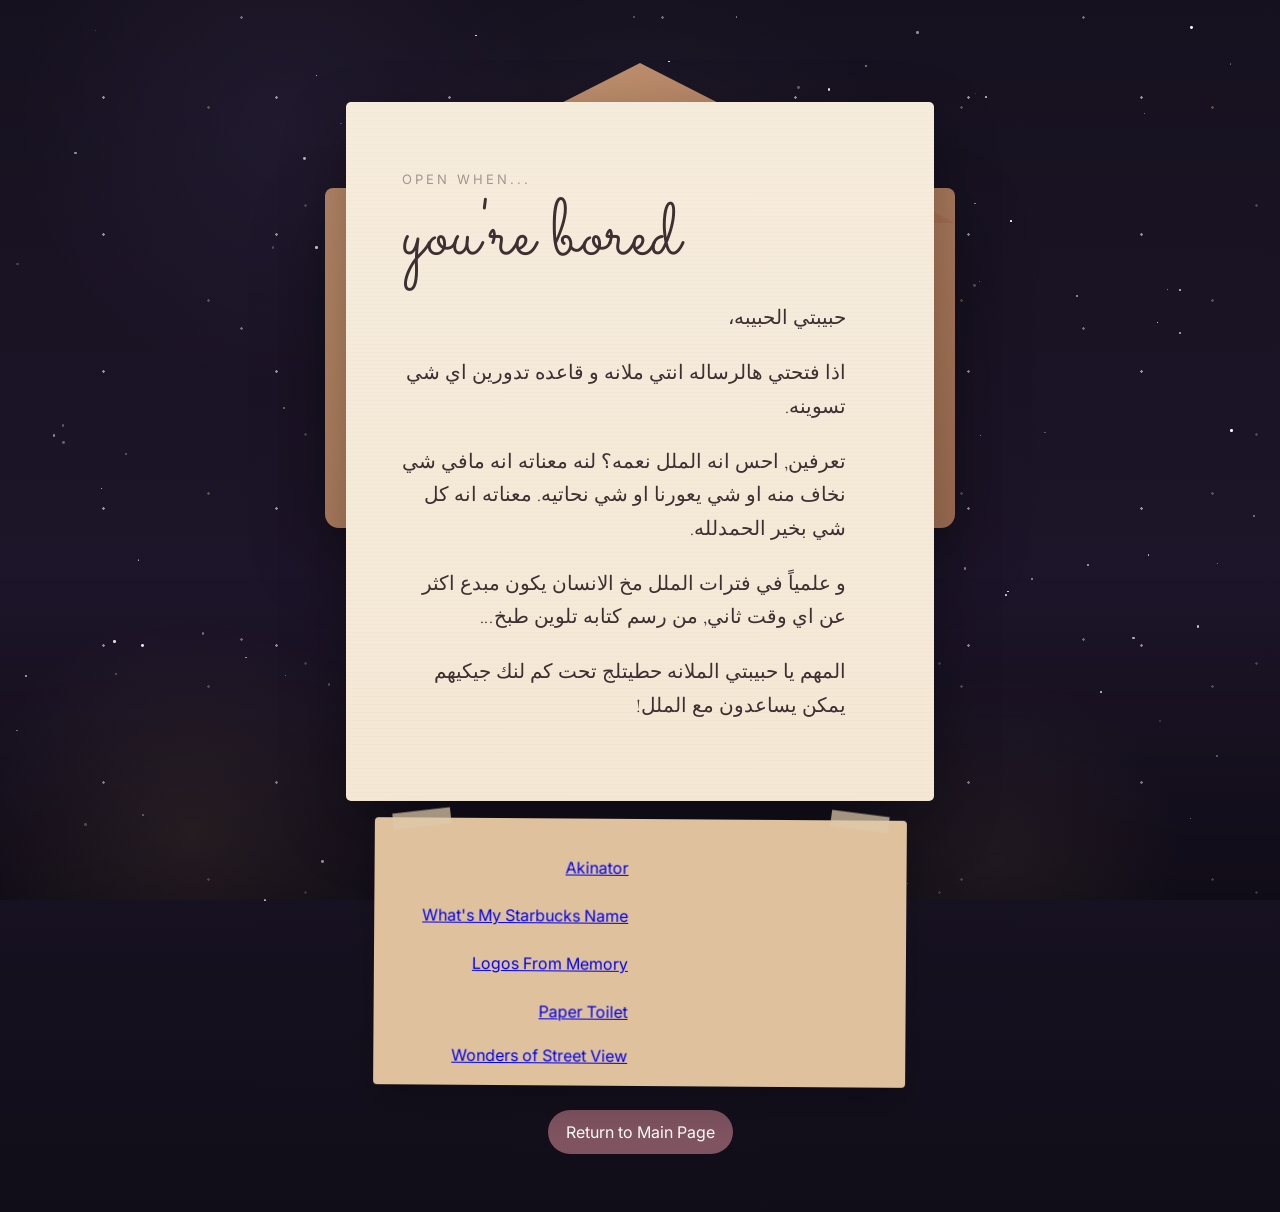
<file: bored.html>
<!DOCTYPE html>

<html lang="en">
<head>
<meta charset="utf-8"/>
<meta content="width=device-width, initial-scale=1.0" name="viewport"/>
<title>Open When You're Bored</title>
<link href="https://fonts.googleapis.com" rel="preconnect"/>
<link crossorigin="" href="https://fonts.gstatic.com" rel="preconnect"/>
<link href="https://fonts.googleapis.com/css2?family=Cormorant+Garamond:wght@400;600&amp;family=Inter:wght@300;400;500&amp;display=swap" rel="stylesheet"/>
<link href="style.css" rel="stylesheet"/>
</head>
<body class="letter-page">
<div id="stars"></div>
<main class="letter-shell"><section class="letter-stage"><div class="envelope-back"></div><article class="paper-letter">
<p class="openwhen" style="font-size:13px;letter-spacing:3px;opacity:.45;text-transform:uppercase;">OPEN WHEN...</p>
<h1 class="letter-title" style="text-transform:none;">you're bored</h1>
<div class="letter-body" dir="rtl" style="text-align:right;padding-right:2rem;">
<p>حبيبتي الحبيبه،</p>
<p>اذا فتحتي هالرساله انتي ملانه و قاعده تدورين اي شي تسوينه.</p>
<p>تعرفين, احس انه الملل نعمه؟ لنه معناته انه مافي شي نخاف منه او شي يعورنا او شي نحاتيه. معناته انه كل شي بخير الحمدلله.</p>
<p>و علمياً في فترات الملل مخ الانسان يكون مبدع اكثر عن اي وقت ثاني, من رسم كتابه تلوين طبخ...</p>
<p>المهم يا حبيبتي الملانه حطيتلج تحت كم لنك جيكيهم يمكن يساعدون مع الملل!</p>
</div>
</article><aside class="mission-strip">
<div class="tape tape-left"></div>
<div class="tape tape-right"></div>
<div class="activity-text" dir="rtl" style="text-align:right;line-height:2;">
<p><a href="https://en.akinator.com/#" target="_blank">Akinator</a></p>
<p><a href="https://whatsmystarbucksname.com" target="_blank">What's My Starbucks Name</a></p>
<p><a href="https://neal.fun/logos-from-memory/" target="_blank">Logos From Memory</a></p>
<p><a href="https://www.papertoilet.com" target="_blank">Paper Toilet</a></p>
<p><a href="https://neal.fun/wonders-of-street-view/" target="_blank">Wonders of Street View</a></p>
</div>
</aside><div class="letter-actions"><a class="primary-button" href="index.html">Return to Main Page</a></div></section></main>
<script src="script.js"></script>
</body>
</html>
</file>
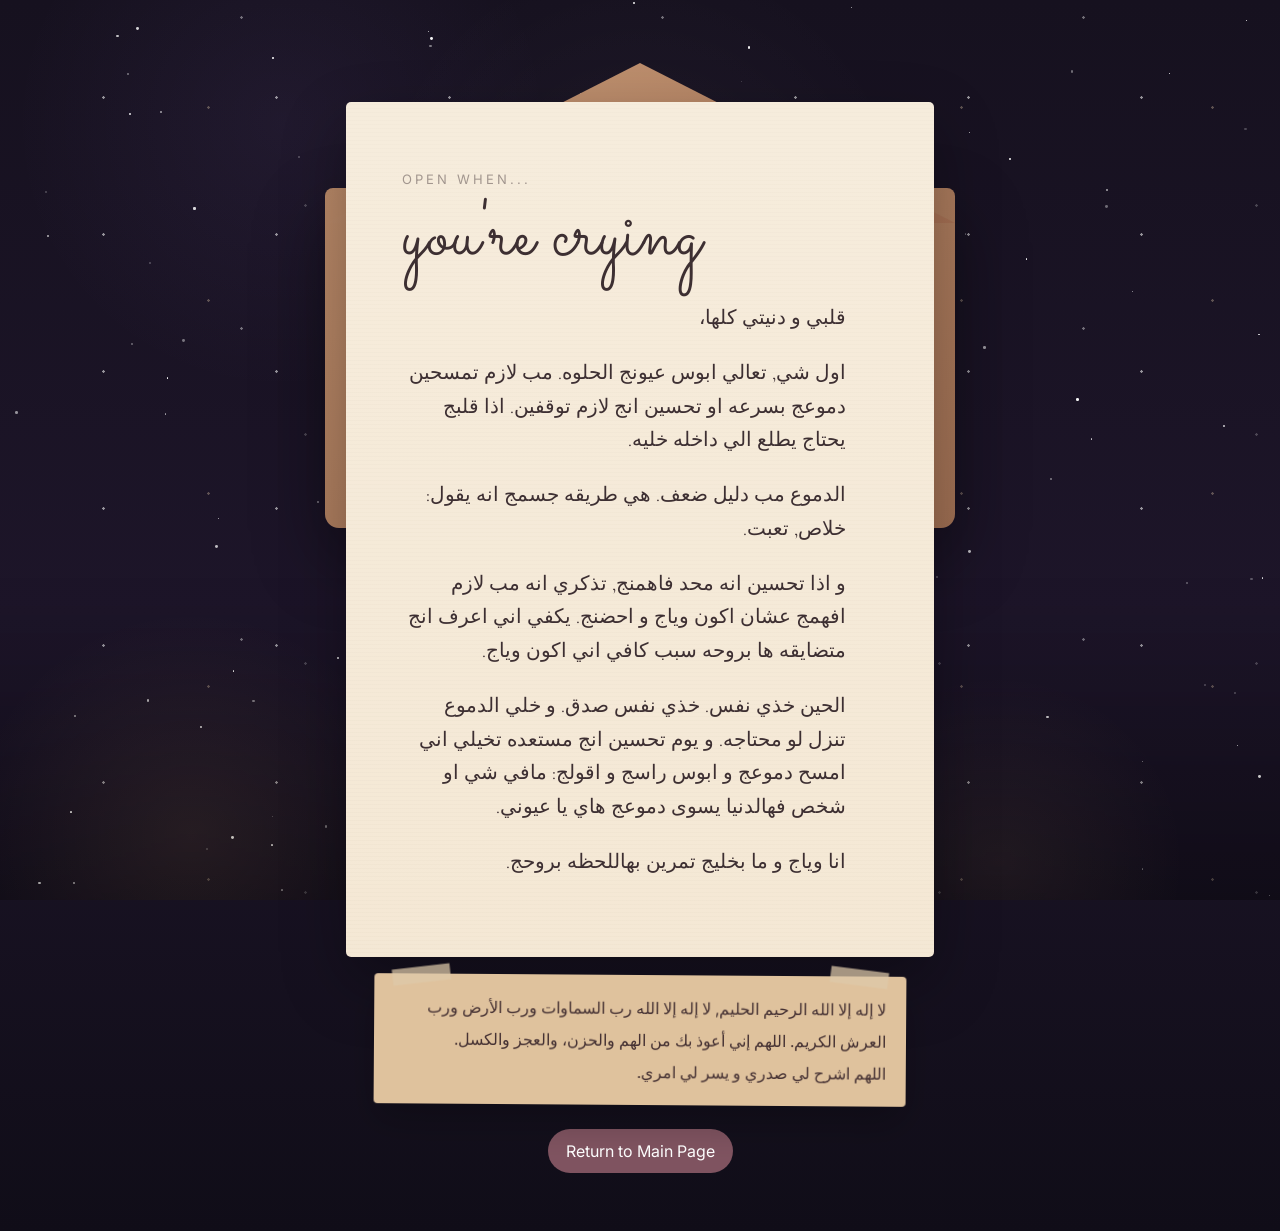
<file: crying.html>
<!DOCTYPE html>

<html lang="en">
<head>
<meta charset="utf-8"/>
<meta content="width=device-width, initial-scale=1.0" name="viewport"/>
<title>Open When You're Crying</title>
<link href="https://fonts.googleapis.com" rel="preconnect"/>
<link crossorigin="" href="https://fonts.gstatic.com" rel="preconnect"/>
<link href="https://fonts.googleapis.com/css2?family=Cormorant+Garamond:wght@400;600&amp;family=Inter:wght@300;400;500&amp;display=swap" rel="stylesheet"/>
<link href="style.css" rel="stylesheet"/>
</head>
<body class="letter-page">
<div id="stars"></div>
<main class="letter-shell"><section class="letter-stage"><div class="envelope-back"></div><article class="paper-letter">
<p class="openwhen" style="font-size:13px;letter-spacing:3px;opacity:.45;text-transform:uppercase;">OPEN WHEN...</p>
<h1 class="letter-title" style="text-transform:none;">you're crying</h1>
<div class="letter-body" dir="rtl" style="text-align:right;padding-right:2rem;">
<p>قلبي و دنيتي كلها،</p>
<p>اول شي, تعالي ابوس عيونج الحلوه. مب لازم تمسحين دموعج بسرعه او تحسين انج لازم توقفين. اذا قلبج يحتاج يطلع الي داخله خليه.</p>
<p>الدموع مب دليل ضعف. هي طريقه جسمج انه يقول: خلاص, تعبت.</p>
<p>و اذا تحسين انه محد فاهمنج, تذكري انه مب لازم افهمج عشان اكون وياج و احضنج. يكفي اني اعرف انج متضايقه ها بروحه سبب كافي اني اكون وياج.</p>
<p>الحين خذي نفس. خذي نفس صدق. و خلي الدموع تنزل لو محتاجه. و يوم تحسين انج مستعده تخيلي اني امسح دموعج و ابوس راسج و اقولج: مافي شي او شخص فهالدنيا يسوى دموعج هاي يا عيوني.</p>
<p>انا وياج و ما بخليج تمرين بهاللحظه بروحج.</p>
</div>
</article><aside class="mission-strip">
<div class="tape tape-left"></div>
<div class="tape tape-right"></div>
<div class="activity-text" dir="rtl" style="text-align:right;line-height:2;text-align:right; line-height:2;">
لا إله إلا الله الرحيم الحليم, لا إله إلا الله رب السماوات ورب الأرض ورب العرش الكريم. اللهم إني أعوذ بك من الهم والحزن، والعجز والكسل. اللهم اشرح لي صدري و يسر لي امري.
</div>
</aside><div class="letter-actions"><a class="primary-button" href="index.html">Return to Main Page</a></div></section></main>
<script src="script.js"></script>
</body>
</html>
</file>
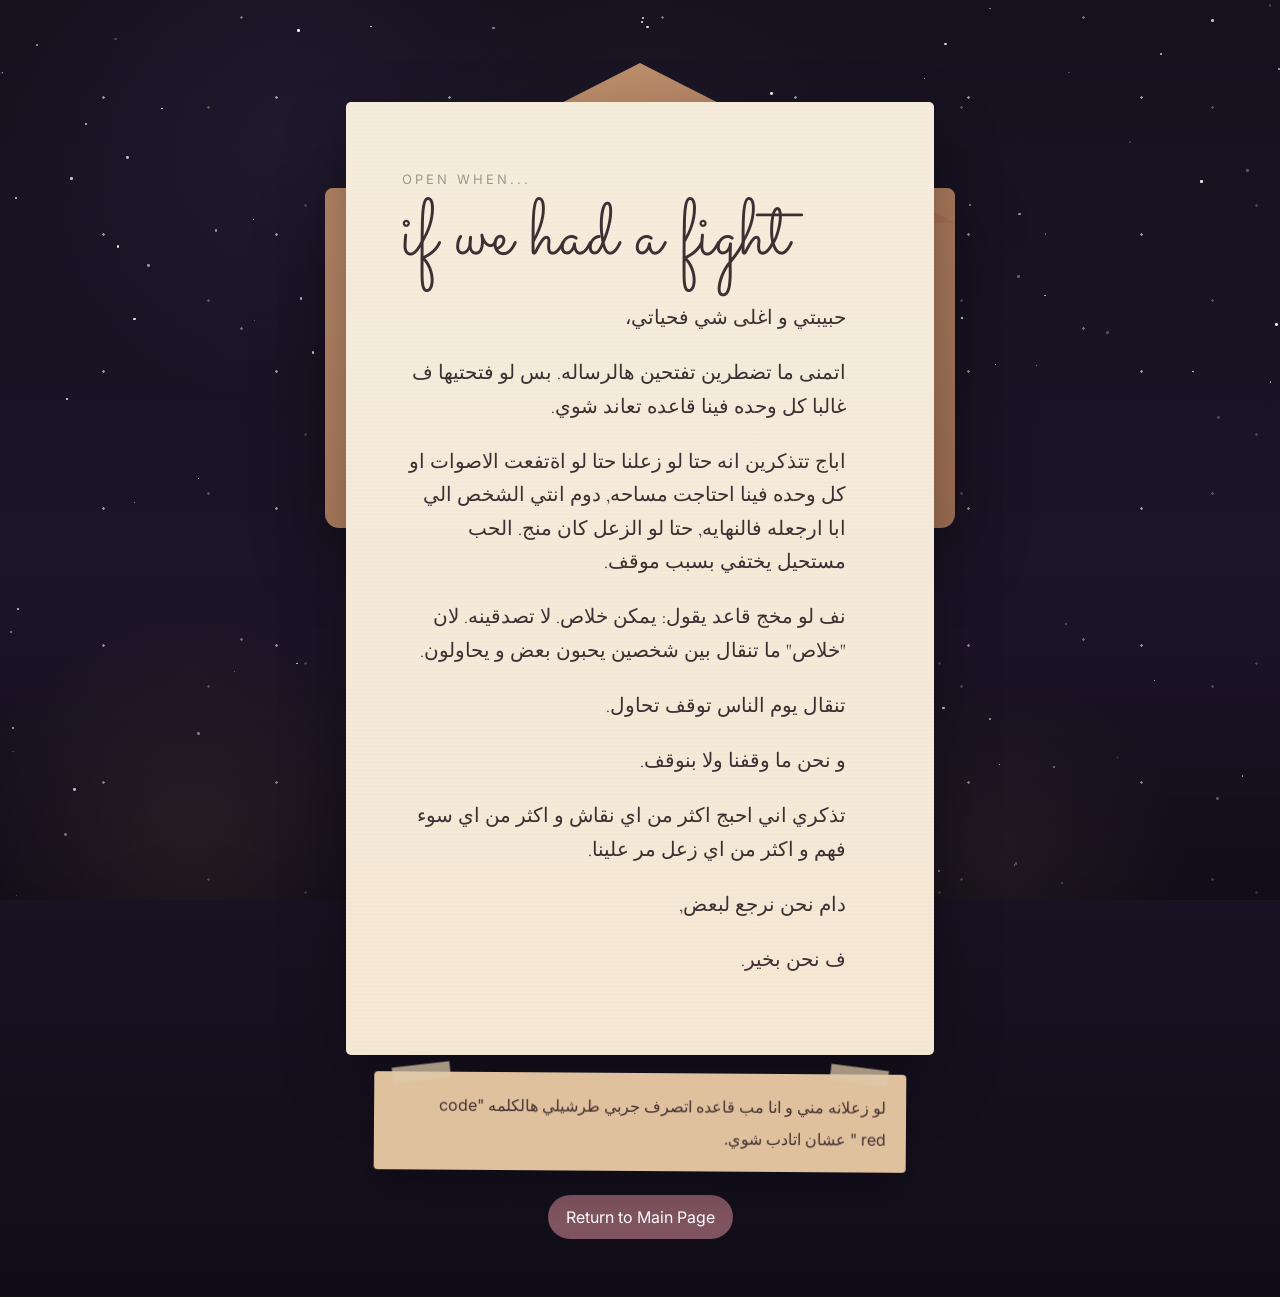
<file: fight.html>
<!DOCTYPE html>

<html lang="en">
<head>
<meta charset="utf-8"/>
<meta content="width=device-width, initial-scale=1.0" name="viewport"/>
<title>Open If We Had A Fight</title>
<link href="https://fonts.googleapis.com" rel="preconnect"/>
<link crossorigin="" href="https://fonts.gstatic.com" rel="preconnect"/>
<link href="https://fonts.googleapis.com/css2?family=Cormorant+Garamond:wght@400;600&amp;family=Inter:wght@300;400;500&amp;display=swap" rel="stylesheet"/>
<link href="style.css" rel="stylesheet"/>
</head>
<body class="letter-page">
<div id="stars"></div>
<main class="letter-shell"><section class="letter-stage"><div class="envelope-back"></div><article class="paper-letter">
<p class="openwhen" style="font-size:13px;letter-spacing:3px;opacity:.45;text-transform:uppercase;">OPEN WHEN...</p>
<h1 class="letter-title" style="text-transform:none;">if we had a fight</h1>
<div class="letter-body" dir="rtl" style="text-align:right;padding-right:2rem;">
<p>حبيبتي و اغلى شي فحياتي،</p>
<p>اتمنى ما تضطرين تفتحين هالرساله. بس لو فتحتيها ف غالبا كل وحده فينا قاعده تعاند شوي.</p>
<p>اباج تتذكرين انه حتا لو زعلنا حتا لو اةتفعت الاصوات او كل وحده فينا احتاجت مساحه, دوم انتي الشخص الي ابا ارجعله فالنهايه, حتا لو الزعل كان منج. الحب مستحيل يختفي بسبب موقف.</p>
<p>نف لو مخج قاعد يقول: يمكن خلاص. لا تصدقينه. لان "خلاص" ما تنقال بين شخصين يحبون بعض و يحاولون.</p>
<p>تنقال يوم الناس توقف تحاول.</p>
<p>و نحن ما وقفنا ولا بنوقف.</p>
<p>تذكري اني احبج اكثر من اي نقاش و اكثر من اي سوء فهم و اكثر من اي زعل مر علينا.</p>
<p>دام نحن نرجع لبعض,</p>
<p>ف نحن بخير.</p>
</div>
</article><aside class="mission-strip">
<div class="tape tape-left"></div>
<div class="tape tape-right"></div>
<div class="activity-text" dir="rtl" style="text-align:right;line-height:2;">

لو زعلانه مني و انا مب قاعده اتصرف جربي طرشيلي هالكلمه "code red " عشان اتادب شوي.

</div>
</aside><div class="letter-actions"><a class="primary-button" href="index.html">Return to Main Page</a></div></section></main>
<script src="script.js"></script>
</body>
</html>
</file>
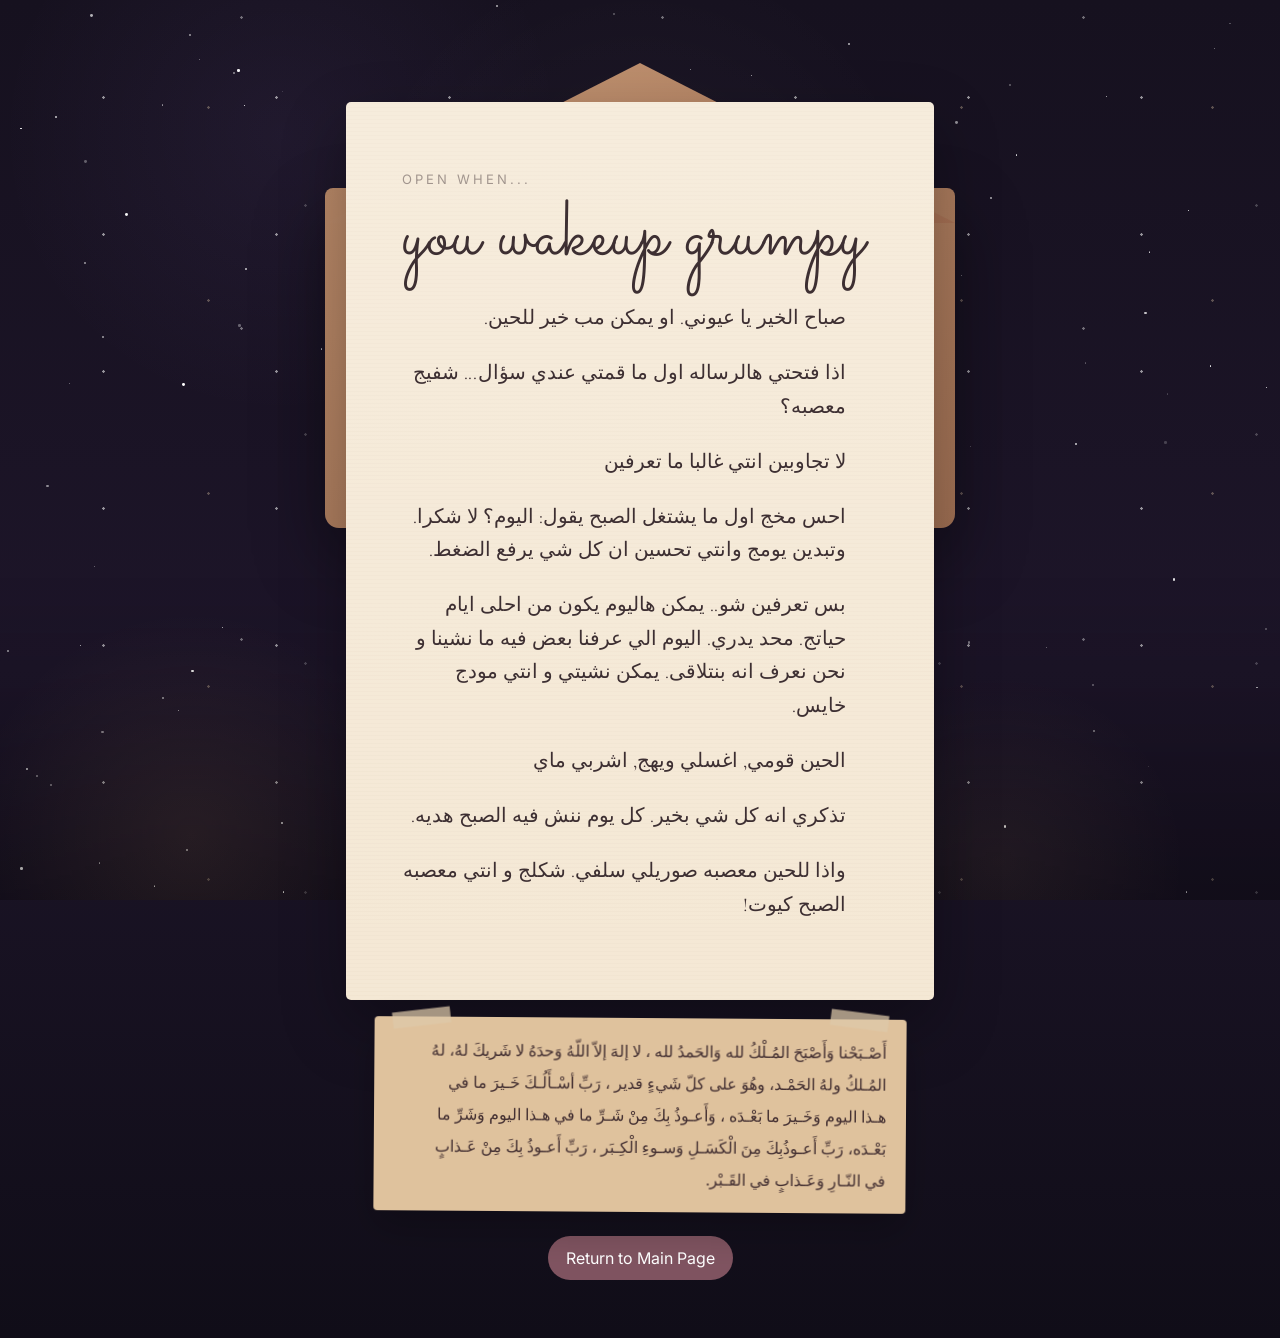
<file: grumpy.html>
<!DOCTYPE html>

<html lang="en">
<head>
<meta charset="utf-8"/>
<meta content="width=device-width, initial-scale=1.0" name="viewport"/>
<title>Open When You Wake Up Grumpy</title>
<link href="https://fonts.googleapis.com" rel="preconnect"/>
<link crossorigin="" href="https://fonts.gstatic.com" rel="preconnect"/>
<link href="https://fonts.googleapis.com/css2?family=Cormorant+Garamond:wght@400;600&amp;family=Inter:wght@300;400;500&amp;display=swap" rel="stylesheet"/>
<link href="style.css" rel="stylesheet"/>
</head>
<body class="letter-page">
<div id="stars"></div>
<main class="letter-shell"><section class="letter-stage"><div class="envelope-back"></div><article class="paper-letter">
<p class="openwhen" style="font-size:13px;letter-spacing:3px;opacity:.45;text-transform:uppercase;">OPEN WHEN...</p>
<h1 class="letter-title" style="text-transform:none;">you wakeup grumpy</h1>
<div class="letter-body" dir="rtl" style="text-align:right;padding-right:2rem;">
<p>صباح الخير يا عيوني. او يمكن مب خير للحين.</p>
<p>اذا فتحتي هالرساله اول ما قمتي عندي سؤال... شفيج معصبه؟</p>
<p>لا تجاوبين انتي غالبا ما تعرفين</p>
<p>احس مخج اول ما يشتغل الصبح يقول: اليوم؟ لا شكرا. وتبدين يومج وانتي تحسين ان كل شي يرفع الضغط.</p>
<p>بس تعرفين شو.. يمكن هاليوم يكون من احلى ايام حياتج. محد يدري. اليوم الي عرفنا بعض فيه ما نشينا و نحن نعرف انه بنتلاقى. يمكن نشيتي و انتي مودج خايس.</p>
<p>الحين قومي, اغسلي ويهج, اشربي ماي</p>
<p>تذكري انه كل شي بخير. كل يوم ننش فيه الصبح هديه.</p>
<p>واذا للحين معصبه صوريلي سلفي. شكلج و انتي معصبه الصبح كيوت!</p>
</div>
</article><aside class="mission-strip">
<div class="tape tape-left"></div>
<div class="tape tape-right"></div>
<div class="activity-text" dir="rtl" style="text-align:right;line-height:2;">

أَصْـبَحْنا وَأَصْبَحَ المُـلْكُ لله وَالحَمدُ لله ، لا إلهَ إلاّ اللّهُ وَحدَهُ لا شَريكَ لهُ، لهُ المُـلكُ ولهُ الحَمْـد، وهُوَ على كلّ شَيءٍ قدير ، رَبِّ أسْـأَلُـكَ خَـيرَ ما في هـذا اليوم وَخَـيرَ ما بَعْـدَه ، وَأَعـوذُ بِكَ مِنْ شَـرِّ ما في هـذا اليوم وَشَرِّ ما بَعْـدَه، رَبِّ أَعـوذُبِكَ مِنَ الْكَسَـلِ وَسـوءِ الْكِـبَر ، رَبِّ أَعـوذُ بِكَ مِنْ عَـذابٍ في النّـارِ وَعَـذابٍ في القَـبْر.

</div>
</aside><div class="letter-actions"><a class="primary-button" href="index.html">Return to Main Page</a></div></section></main>
<script src="script.js"></script>
</body>
</html>
</file>
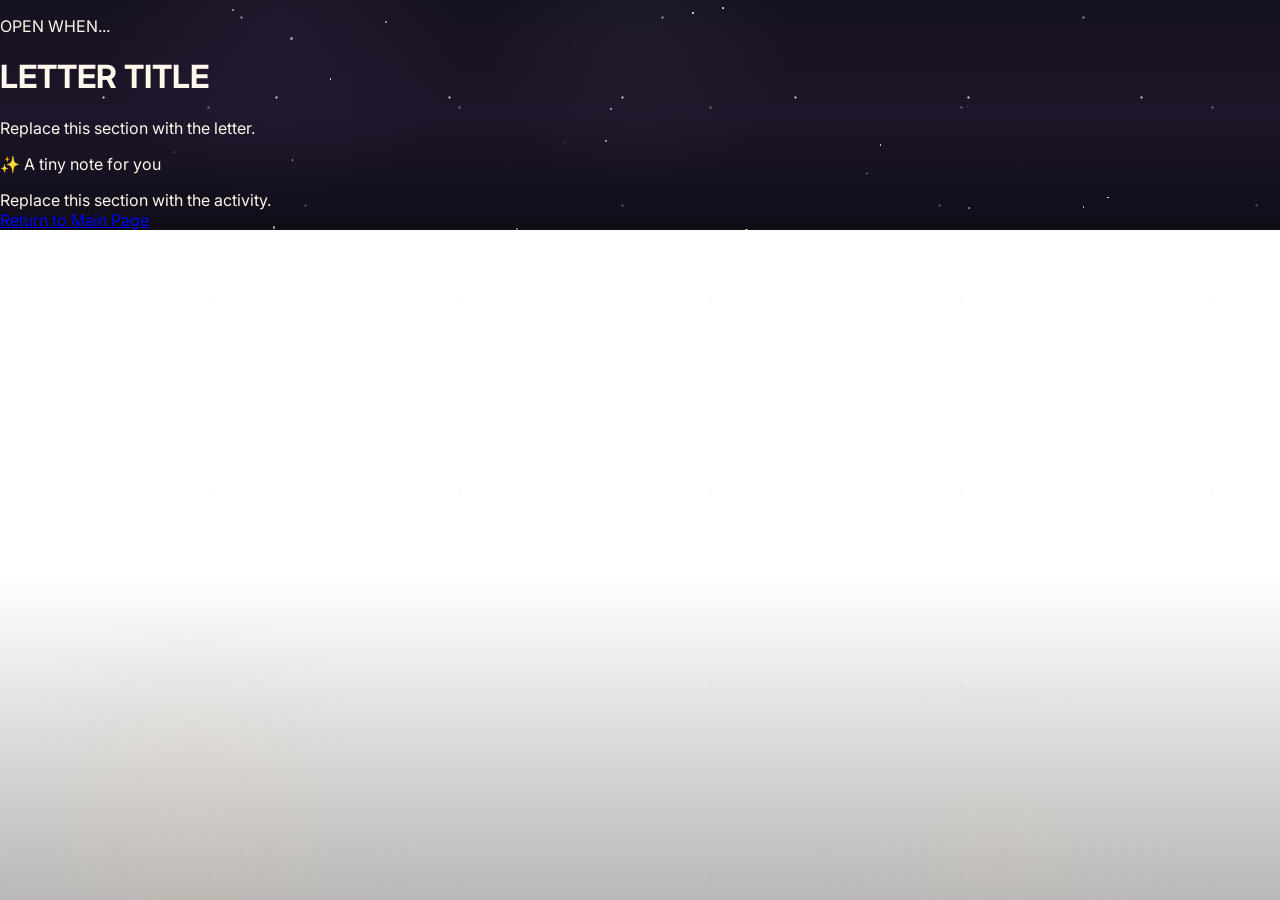
<file: letter.html>
<!DOCTYPE html>
<html lang="en">
<head>
<meta charset="UTF-8">
<meta name="viewport" content="width=device-width, initial-scale=1.0">
<title>Open When...</title>

<link rel="preconnect" href="https://fonts.googleapis.com">
<link rel="preconnect" href="https://fonts.gstatic.com" crossorigin>
<link href="https://fonts.googleapis.com/css2?family=Cormorant+Garamond:wght@400;600&family=Inter:wght@300;400;500&display=swap" rel="stylesheet">
<link rel="stylesheet" href="style.css">
</head>

<body>

<div id="stars"></div>

<div class="letter-page">

<div class="envelope"></div>

<div class="paper">

<p class="openwhen">OPEN WHEN...</p>

<h1 class="letter-title">LETTER TITLE</h1>

<div class="letter-text">

<p>Replace this section with the letter.</p>

</div>

</div>

<div class="activity-card">

<div class="tape tape-left"></div>
<div class="tape tape-right"></div>

<p class="activity-title">
✨ A tiny note for you
</p>

<div class="activity-text">

Replace this section with the activity.

</div>

</div>

<a class="back-button" href="index.html">
Return to Main Page
</a>

</div>

<script src="script.js"></script>

</body>
</html>
</file>
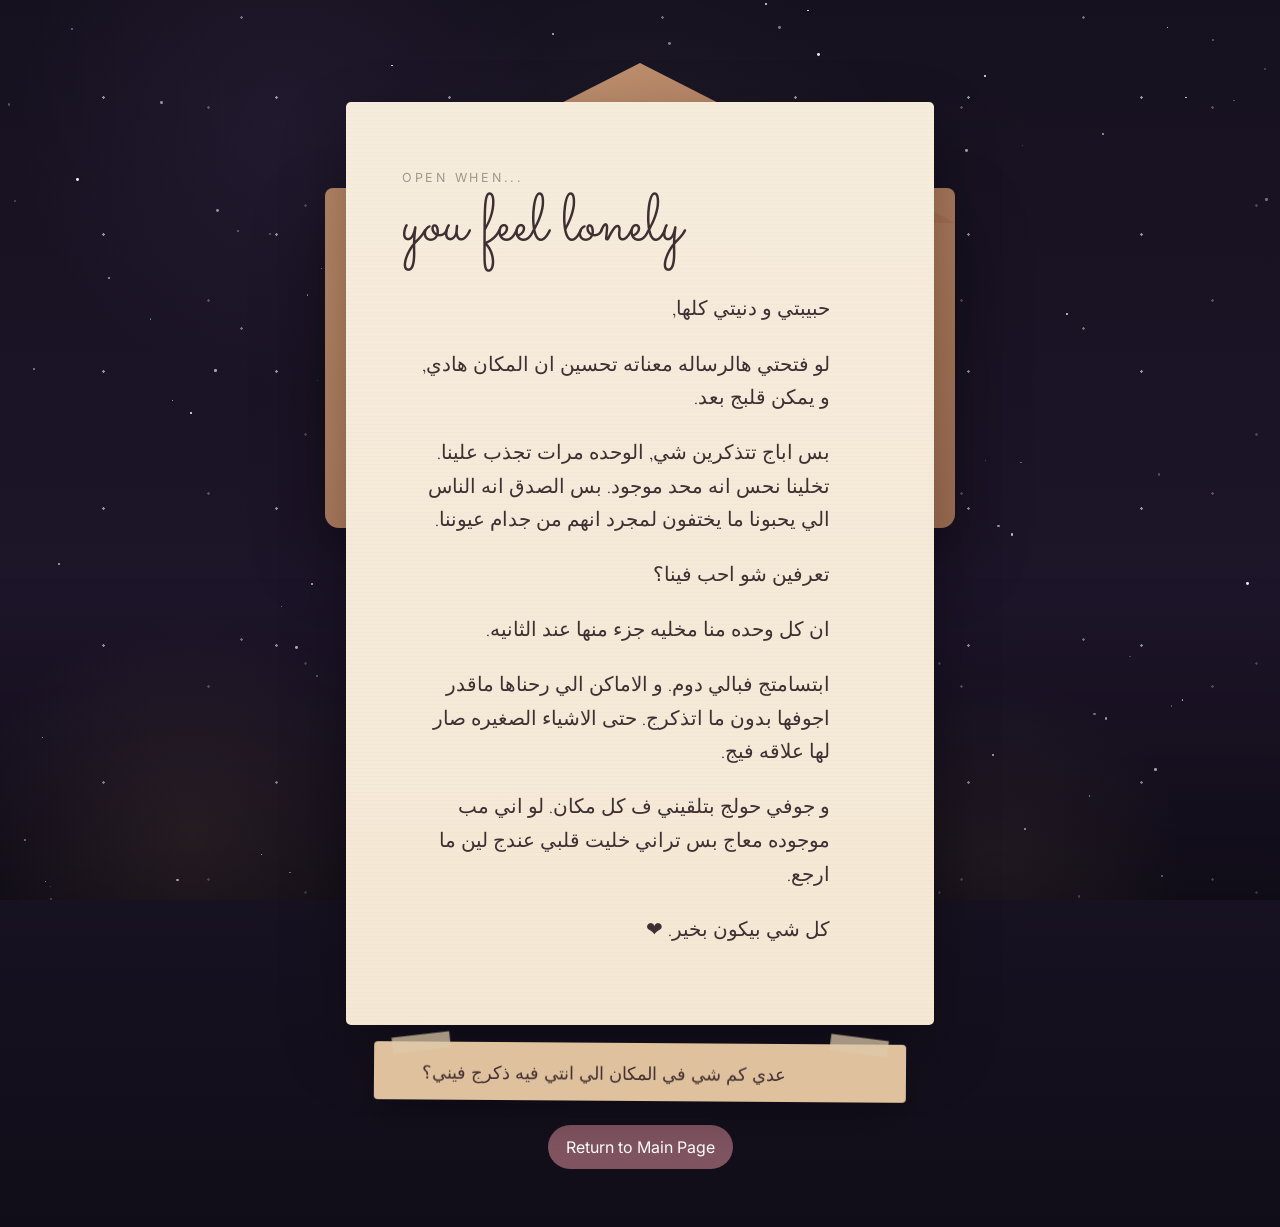
<file: lonely.html>
<!DOCTYPE html>

<html lang="en">
<head>
<meta charset="utf-8"/>
<meta content="width=device-width, initial-scale=1.0" name="viewport"/>
<title>Open When You Feel Lonely</title>
<link href="https://fonts.googleapis.com" rel="preconnect"/>
<link crossorigin="" href="https://fonts.gstatic.com" rel="preconnect"/>
<link href="https://fonts.googleapis.com/css2?family=Cormorant+Garamond:wght@400;600&amp;family=Inter:wght@300;400;500&amp;display=swap" rel="stylesheet"/>
<link href="style.css" rel="stylesheet"/>
</head>
<body class="letter-page">
<div id="stars"></div>
<main class="letter-shell"><section class="letter-stage"><div class="envelope-back"></div><article class="paper-letter">
<p class="openwhen" style="font-size:.78rem;letter-spacing:.22em;opacity:.45;margin-bottom:.55rem;">OPEN WHEN...</p>
<h1 class="letter-title" style="text-transform:none;font-size:4.2rem;font-weight:400;line-height:1;margin-bottom:2rem;">you feel lonely</h1>
<div class="letter-body" dir="rtl" lang="ar" style="text-align:right;padding-right:3rem;padding-left:1rem;">
<p>حبيبتي و دنيتي كلها,</p>
<p>لو فتحتي هالرساله معناته تحسين ان المكان هادي, و يمكن قلبج بعد.</p>
<p>بس اباج تتذكرين شي, الوحده مرات تجذب علينا. تخلينا نحس انه محد موجود. بس الصدق انه الناس الي يحبونا ما يختفون لمجرد انهم من جدام عيوننا.</p>
<p>تعرفين شو احب فينا؟</p>
<p>ان كل وحده منا مخليه جزء منها عند الثانيه.</p>
<p>ابتسامتج فبالي دوم. و الاماكن الي رحناها ماقدر اجوفها بدون ما اتذكرج. حتى الاشياء الصغيره صار لها علاقه فيج.</p>
<p>و جوفي حولج بتلقيني ف كل مكان. لو اني مب موجوده معاج بس تراني خليت قلبي عندج لين ما ارجع.</p>
<p>كل شي بيكون بخير. ❤</p>
</div>
</article><aside class="mission-strip">
<div class="tape tape-left"></div>
<div class="tape tape-right"></div>
<div class="activity-text" dir="rtl" style="display:block;text-align:right;padding-top:.2rem;font-size:1.1rem;">
عدي كم شي في المكان الي انتي فيه ذكرج فيني؟
</div>
</aside><div class="letter-actions"><a class="primary-button" href="index.html">Return to Main Page</a></div></section></main>
<script src="script.js"></script>
</body>
</html>
</file>
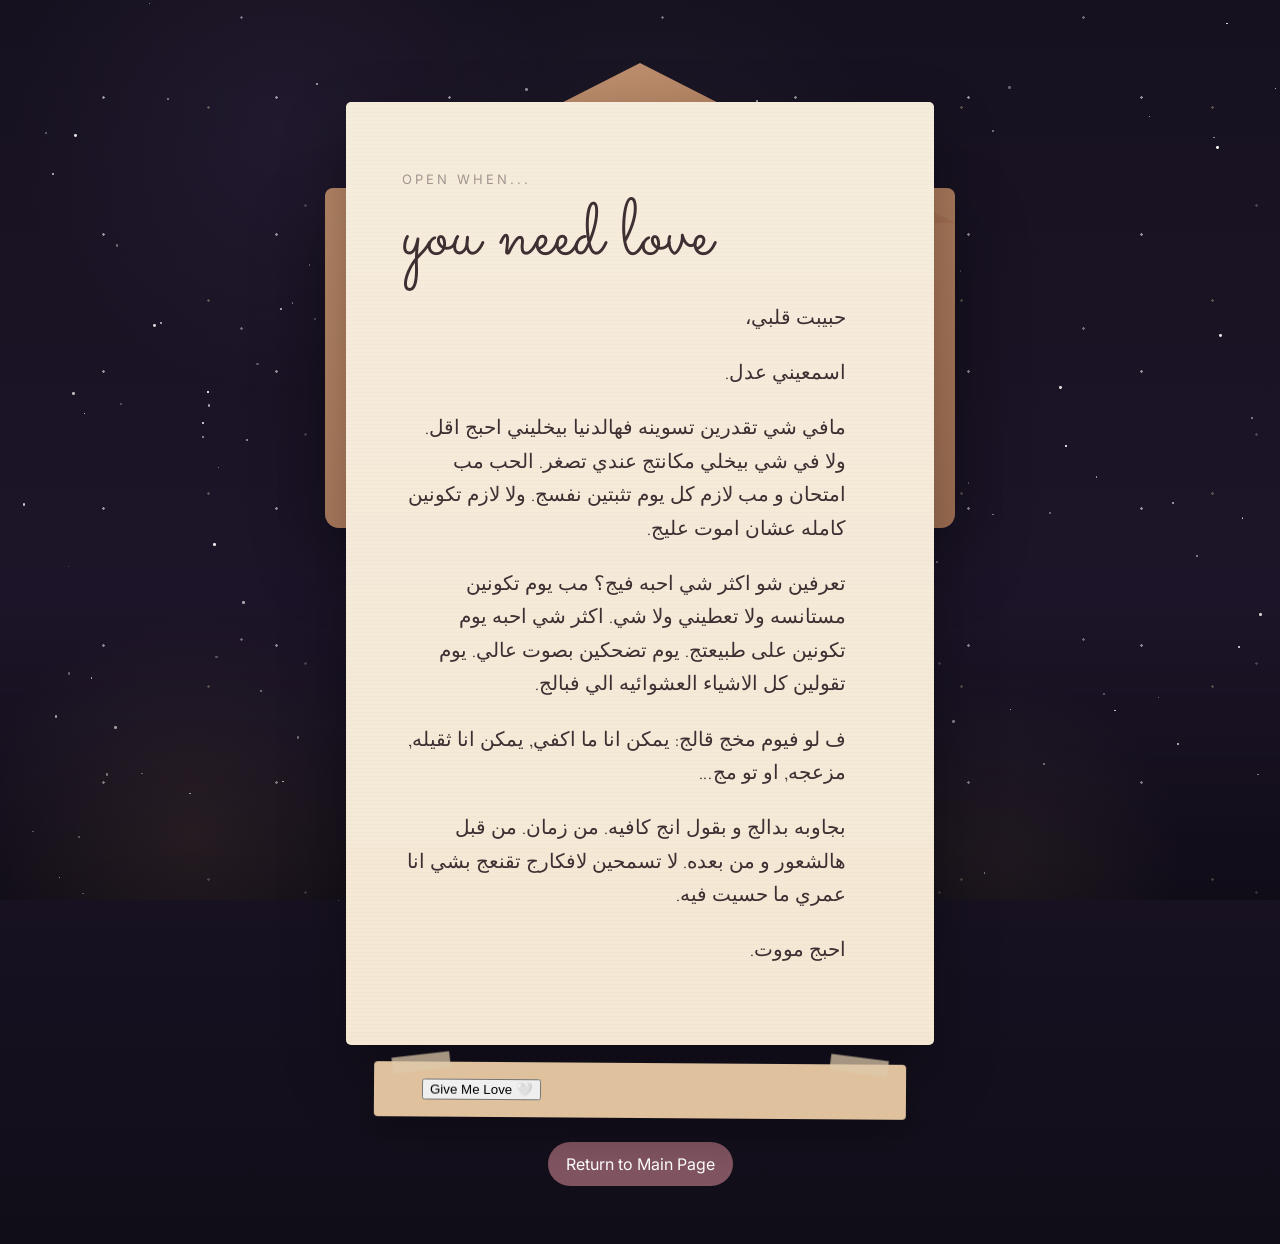
<file: love.html>
<!DOCTYPE html>

<html lang="en">
<head>
<meta charset="utf-8"/>
<meta content="width=device-width, initial-scale=1.0" name="viewport"/>
<link href="https://fonts.googleapis.com" rel="preconnect"/>
<link crossorigin="" href="https://fonts.gstatic.com" rel="preconnect"/>
<link href="https://fonts.googleapis.com/css2?family=Cormorant+Garamond:wght@400;600&amp;family=Inter:wght@300;400;500&amp;display=swap" rel="stylesheet"/>
<link href="style.css" rel="stylesheet"/>
</head>
<body class="letter-page">
<div id="stars"></div>
<main class="letter-shell"><section class="letter-stage"><div class="envelope-back"></div><article class="paper-letter">
<p class="openwhen" style="font-size:13px;letter-spacing:3px;opacity:.45;text-transform:uppercase;">OPEN WHEN...</p>
<h1 class="letter-title" style="text-transform:none;">you need love</h1>
<div class="letter-body" dir="rtl" style="text-align:right;padding-right:2rem;">
<p>حبيبت قلبي،</p>
<p>اسمعيني عدل.</p>
<p>مافي شي تقدرين تسوينه فهالدنيا بيخليني احبج اقل. ولا في شي بيخلي مكانتج عندي تصغر. الحب مب امتحان و مب لازم كل يوم تثبتين نفسج. ولا لازم تكونين كامله عشان اموت عليج.</p>
<p>تعرفين شو اكثر شي احبه فيج؟ مب يوم تكونين مستانسه ولا تعطيني ولا شي. اكثر شي احبه يوم تكونين على طبيعتج. يوم تضحكين بصوت عالي. يوم تقولين كل الاشياء العشوائيه الي فبالج.</p>
<p>ف لو فيوم مخج قالج: يمكن انا ما اكفي, يمكن انا ثقيله, مزعجه, او تو مج...</p>
<p>بجاوبه بدالج و بقول انج كافيه. من زمان. من قبل هالشعور و من بعده. لا تسمحين لافكارج تقنعج بشي انا عمري ما حسيت فيه.</p>
<p>احبج مووت.</p>
</div></article><aside class="mission-strip">
<div class="tape tape-left"></div><div class="tape tape-right"></div>
<button class="back-button" id="reassuranceButton" type="button">Give Me Love 🤍</button>
<div class="activity-text" dir="rtl" id="reassuranceOutput" style="text-align:right;line-height:2;"></div>
</aside><div class="letter-actions"><a class="primary-button" href="index.html">Return to Main Page</a></div></section></main>
<script src="script.js"></script>
</body>
</html>
</file>
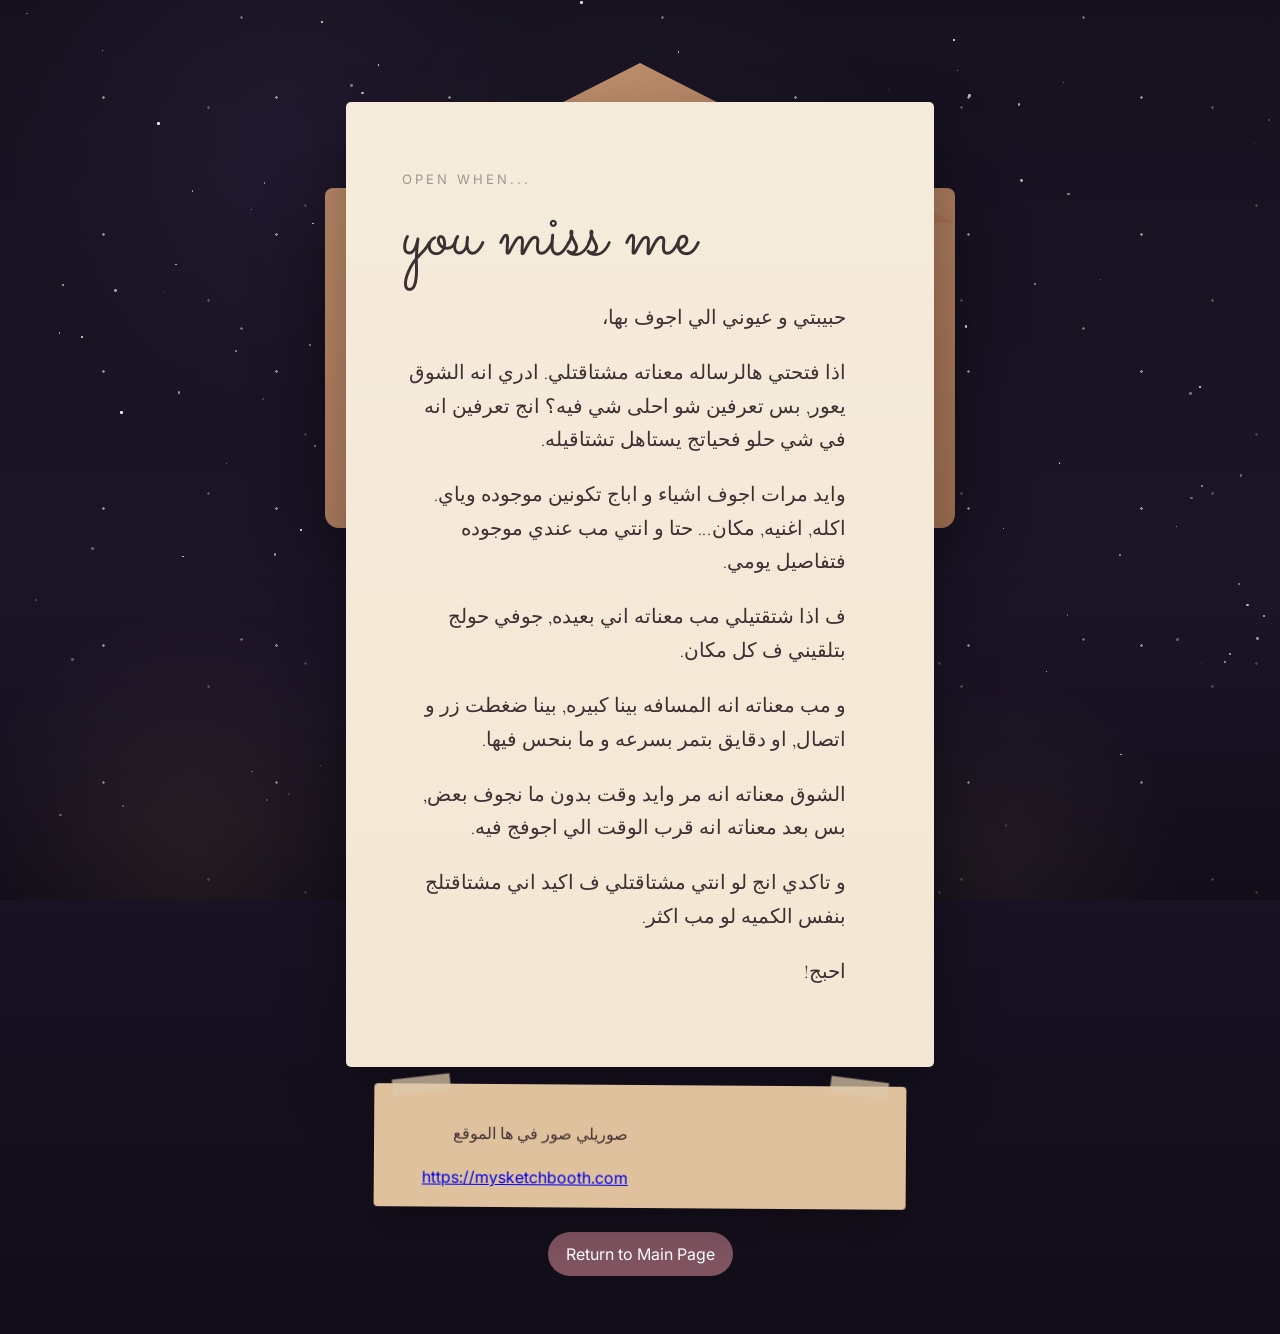
<file: missme.html>
<!DOCTYPE html>

<html lang="en">
<head>
<meta charset="utf-8"/>
<meta content="width=device-width, initial-scale=1.0" name="viewport"/>
<title>Open When You Miss Me</title>
<link href="https://fonts.googleapis.com" rel="preconnect"/>
<link crossorigin="" href="https://fonts.gstatic.com" rel="preconnect"/>
<link href="https://fonts.googleapis.com/css2?family=Cormorant+Garamond:wght@400;600&amp;family=Inter:wght@300;400;500&amp;display=swap" rel="stylesheet"/>
<link href="style.css" rel="stylesheet"/>
</head>
<body class="letter-page">
<div id="stars"></div>
<main class="letter-shell"><section class="letter-stage"><div class="envelope-back"></div><article class="paper-letter">
<p class="openwhen" style="font-size:13px;letter-spacing:3px;opacity:.45;text-transform:uppercase;">OPEN WHEN...</p>
<h1 class="letter-title" style="text-transform:none;">you miss me</h1>
<div class="letter-body" dir="rtl" style="text-align:right;padding-right:2rem;">
<p>حبيبتي و عيوني الي اجوف بها،</p>
<p>اذا فتحتي هالرساله معناته مشتاقتلي. ادري انه الشوق يعور, بس تعرفين شو احلى شي فيه؟ انج تعرفين انه في شي حلو فحياتج يستاهل تشتاقيله.</p>
<p>وايد مرات اجوف اشياء و اباج تكونين موجوده وياي. اكله, اغنيه, مكان... حتا و انتي مب عندي موجوده فتفاصيل يومي.</p>
<p>ف اذا شتقتيلي مب معناته اني بعيده, جوفي حولج بتلقيني ف كل مكان.</p>
<p>و مب معناته انه المسافه بينا كبيره, بينا ضغطت زر و اتصال, او دقايق بتمر بسرعه و ما بنحس فيها.</p>
<p>الشوق معناته انه مر وايد وقت بدون ما نجوف بعض, بس بعد معناته انه قرب الوقت الي اجوفج فيه.</p>
<p>و تاكدي انج لو انتي مشتاقتلي ف اكيد اني مشتاقتلج بنفس الكميه لو مب اكثر.</p>
<p>احبج!</p>
</div>
</article><aside class="mission-strip">
<div class="tape tape-left"></div>
<div class="tape tape-right"></div>
<div class="activity-text" dir="rtl" style="text-align:right;line-height:2;">
<p>صوريلي صور في ها الموقع</p>
<p><a href="https://mysketchbooth.com" target="_blank">https://mysketchbooth.com</a></p>
</div>
</aside><div class="letter-actions"><a class="primary-button" href="index.html">Return to Main Page</a></div></section></main>
<script src="script.js"></script>
</body>
</html>
</file>
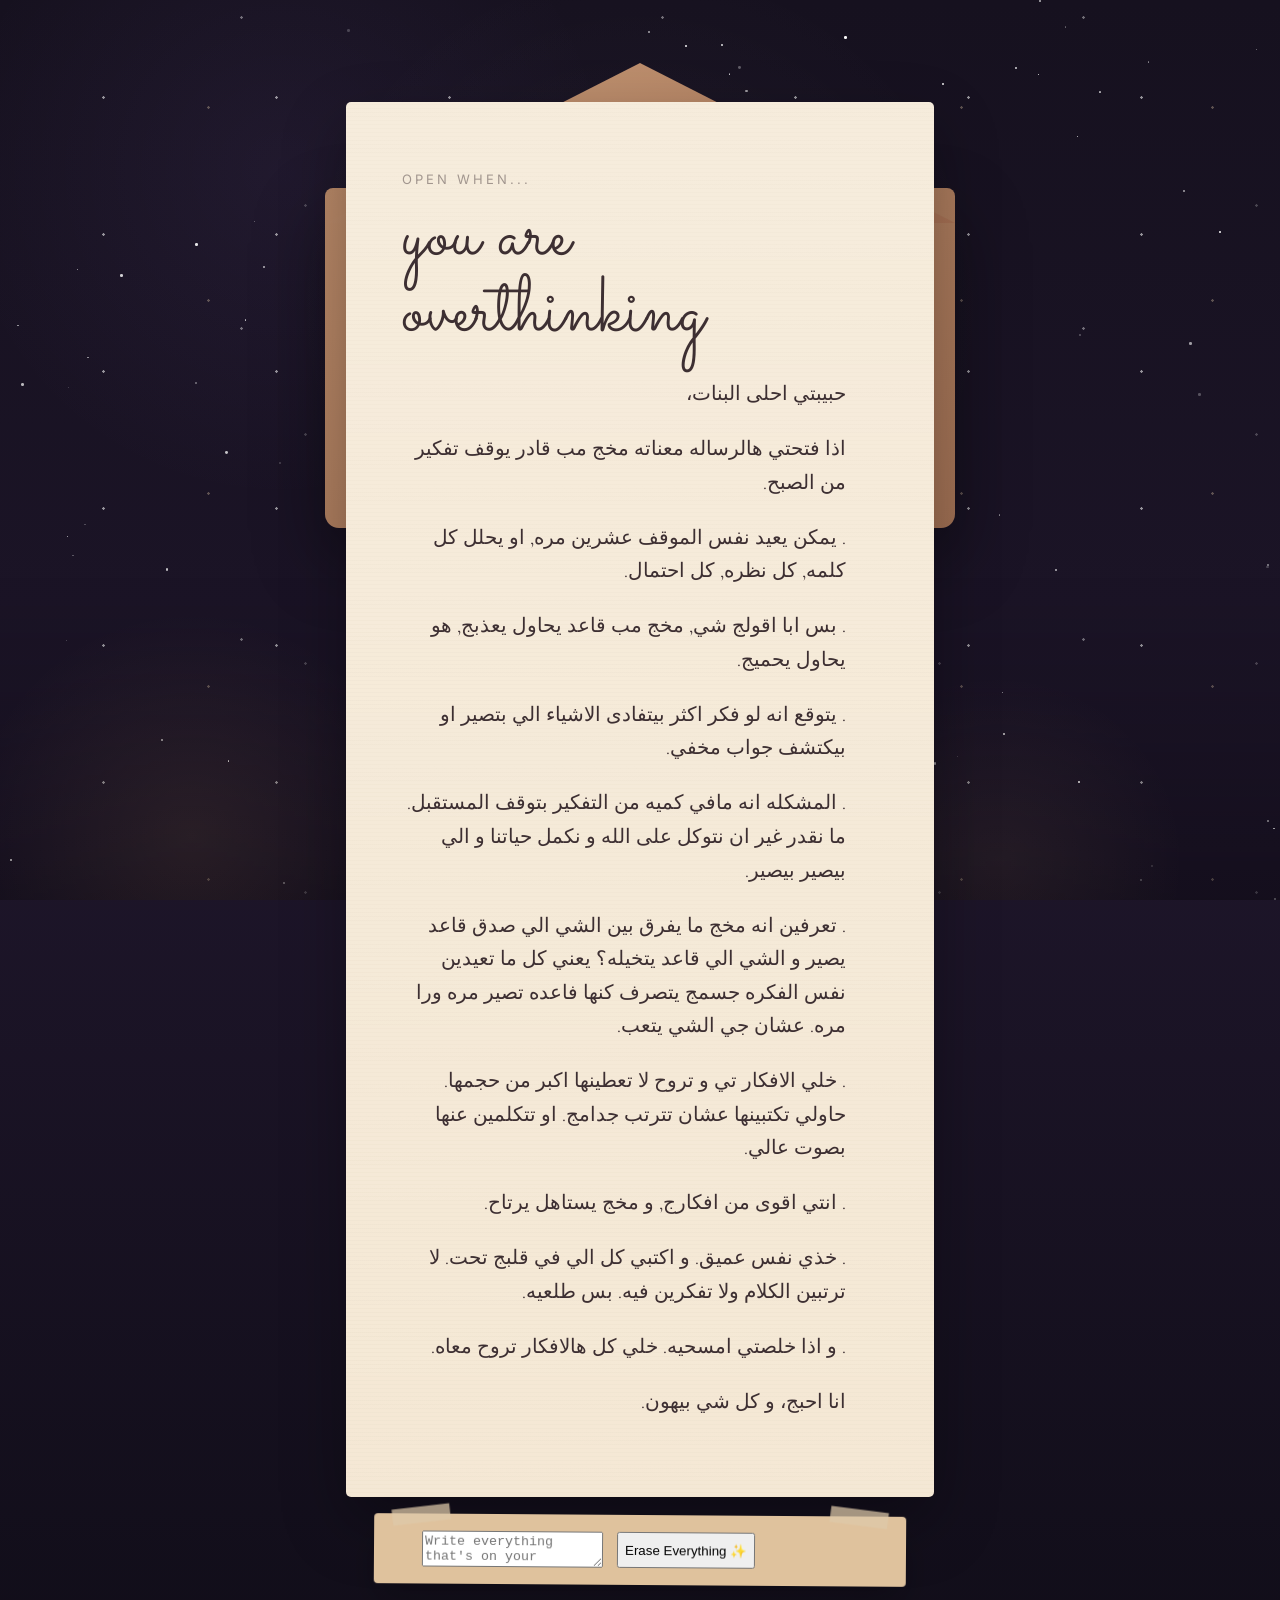
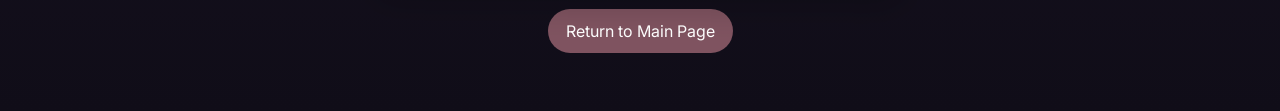
<file: overthinking.html>
<!DOCTYPE html>

<html lang="en">
<head>
<meta charset="utf-8"/>
<meta content="width=device-width, initial-scale=1.0" name="viewport"/>
<title>Open When You're Overthinking</title>
<link href="https://fonts.googleapis.com" rel="preconnect"/>
<link crossorigin="" href="https://fonts.gstatic.com" rel="preconnect"/>
<link href="https://fonts.googleapis.com/css2?family=Cormorant+Garamond:wght@400;600&amp;family=Inter:wght@300;400;500&amp;display=swap" rel="stylesheet"/>
<link href="style.css" rel="stylesheet"/>
</head>
<body class="letter-page">
<div id="stars"></div>
<main class="letter-shell"><section class="letter-stage"><div class="envelope-back"></div><article class="paper-letter">
<p class="openwhen" style="font-size:13px;letter-spacing:3px;opacity:.45;text-transform:uppercase;">OPEN WHEN...</p>
<h1 class="letter-title" style="text-transform:none;">you are overthinking</h1>
<div class="letter-body" dir="rtl" style="text-align:right;padding-right:2rem;">
<p>حبيبتي احلى البنات،</p>
<p>اذا فتحتي هالرساله معناته مخج مب قادر يوقف تفكير من الصبح. </p>
<p>. يمكن يعيد نفس الموقف عشرين مره, او يحلل كل كلمه, كل نظره, كل احتمال.</p>
<p>. بس ابا اقولج شي, مخج مب قاعد يحاول يعذبج, هو يحاول يحميج. </p>
<p>. يتوقع انه لو فكر اكثر بيتفادى الاشياء الي بتصير او بيكتشف جواب مخفي.</p>
<p>. المشكله انه مافي كميه من التفكير بتوقف المستقبل. ما نقدر غير ان نتوكل على الله و نكمل حياتنا و الي بيصير بيصير. </p>
<p>. تعرفين انه مخج ما يفرق بين الشي الي صدق قاعد يصير و الشي الي قاعد يتخيله؟ يعني كل ما تعيدين نفس الفكره جسمج يتصرف كنها فاعده تصير مره ورا مره. عشان جي الشي يتعب. </p>
<p>. خلي الافكار تي و تروح لا تعطينها اكبر من حجمها. حاولي تكتبينها عشان تترتب جدامج. او تتكلمين عنها بصوت عالي. </p>
<p>. انتي اقوى من افكارج, و مخج يستاهل يرتاح.</p>
<p>. خذي نفس عميق. و اكتبي كل الي في قلبج تحت. لا ترتبين الكلام ولا تفكرين فيه. بس طلعيه. </p>
<p>. و اذا خلصتي امسحيه. خلي كل هالافكار تروح معاه.</p>
<p>انا احبج، و كل شي بيهون.</p>
</div>
</article><aside class="mission-strip">
<div class="tape tape-left"></div>
<div class="tape tape-right"></div>
<textarea id="thoughts" placeholder="Write everything that's on your mind..."></textarea>
<button class="back-button" id="eraseThoughts" type="button">Erase Everything ✨</button>
</aside><div class="letter-actions"><a class="primary-button" href="index.html">Return to Main Page</a></div></section></main>
<script src="script.js"></script>
</body>
</html>
</file>
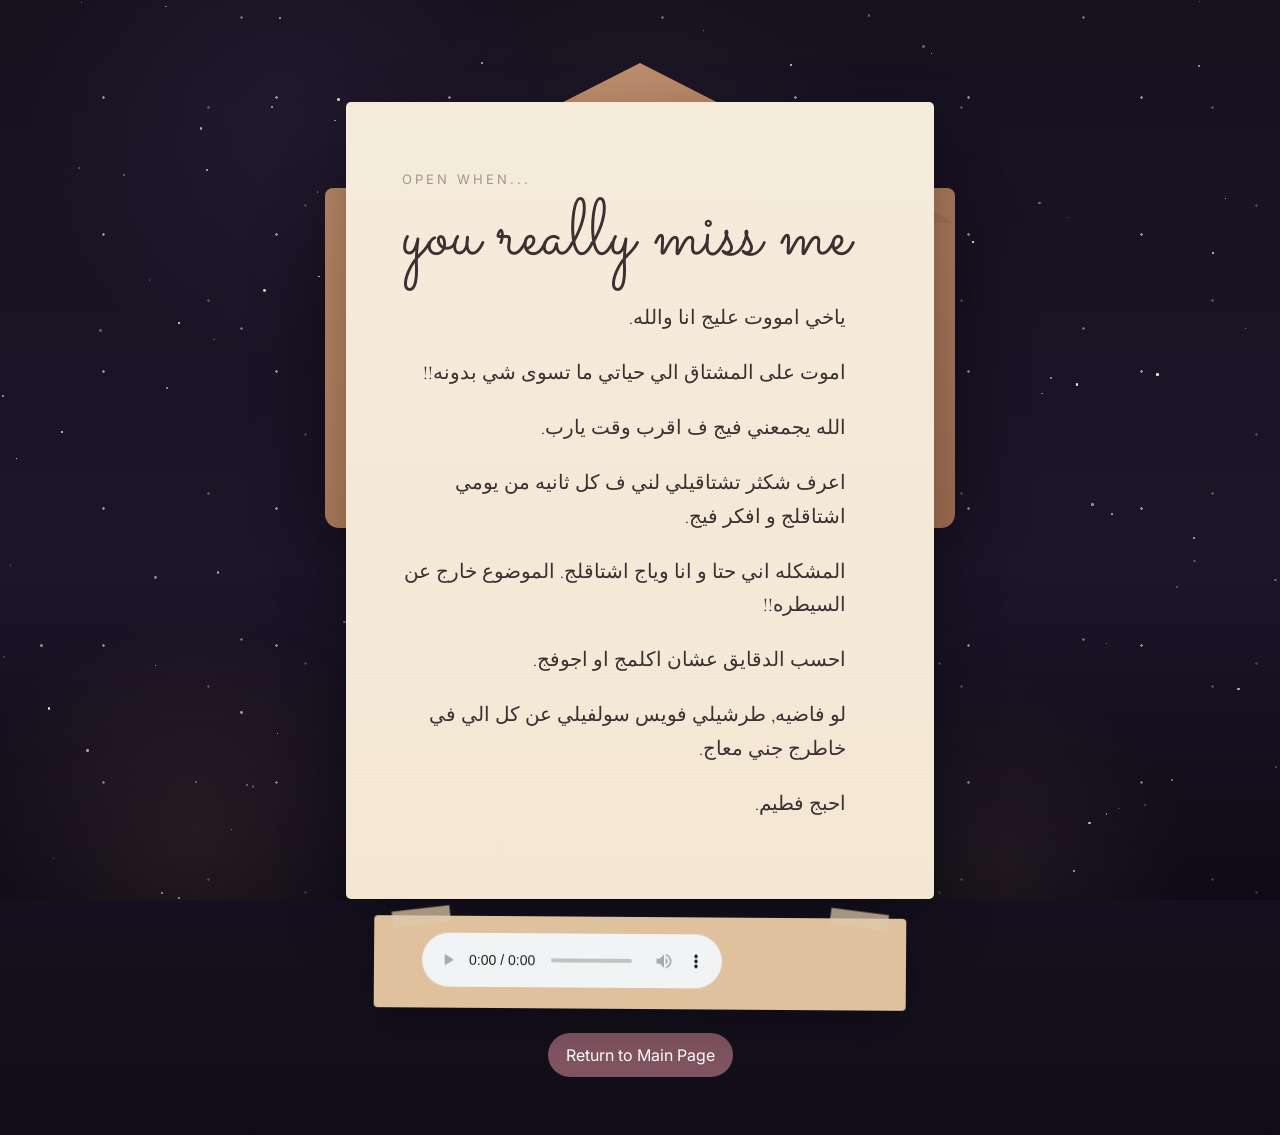
<file: reallymissme.html>
<!DOCTYPE html>

<html lang="en">
<head>
<meta charset="utf-8"/>
<meta content="width=device-width, initial-scale=1.0" name="viewport"/>
<link href="https://fonts.googleapis.com" rel="preconnect"/>
<link crossorigin="" href="https://fonts.gstatic.com" rel="preconnect"/>
<link href="https://fonts.googleapis.com/css2?family=Cormorant+Garamond:wght@400;600&amp;family=Inter:wght@300;400;500&amp;display=swap" rel="stylesheet"/>
<link href="style.css" rel="stylesheet"/>
</head>
<body class="letter-page">
<div id="stars"></div>
<main class="letter-shell"><section class="letter-stage"><div class="envelope-back"></div><article class="paper-letter">
<p class="openwhen" style="font-size:13px;letter-spacing:3px;opacity:.45;text-transform:uppercase;">OPEN WHEN...</p>
<h1 class="letter-title" style="text-transform:none;">you really miss me</h1>
<div class="letter-body" dir="rtl" style="text-align:right;padding-right:2rem;">
<p>ياخي امووت عليج انا والله.</p>
<p>اموت على المشتاق الي حياتي ما تسوى شي بدونه!!</p>
<p>الله يجمعني فيج ف اقرب وقت يارب.</p>
<p>اعرف شكثر تشتاقيلي لني ف كل ثانيه من يومي اشتاقلج و افكر فيج.</p>
<p>المشكله اني حتا و انا وياج اشتاقلج. الموضوع خارج عن السيطره!!</p>
<p>احسب الدقايق عشان اكلمج او اجوفج.</p>
<p>لو فاضيه, طرشيلي فويس سولفيلي عن كل الي في خاطرج جني معاج.</p>
<p>احبج فطيم.</p>
</div></article><aside class="mission-strip">
<div class="tape tape-left"></div><div class="tape tape-right"></div>
<div class="activity-text"><audio controls="True"><source src="really-miss-me.m4a" type="audio/mp4"/></audio></div>
</aside><div class="letter-actions"><a class="primary-button" href="index.html">Return to Main Page</a></div></section></main>
<script src="script.js"></script>
</body>
</html>
</file>
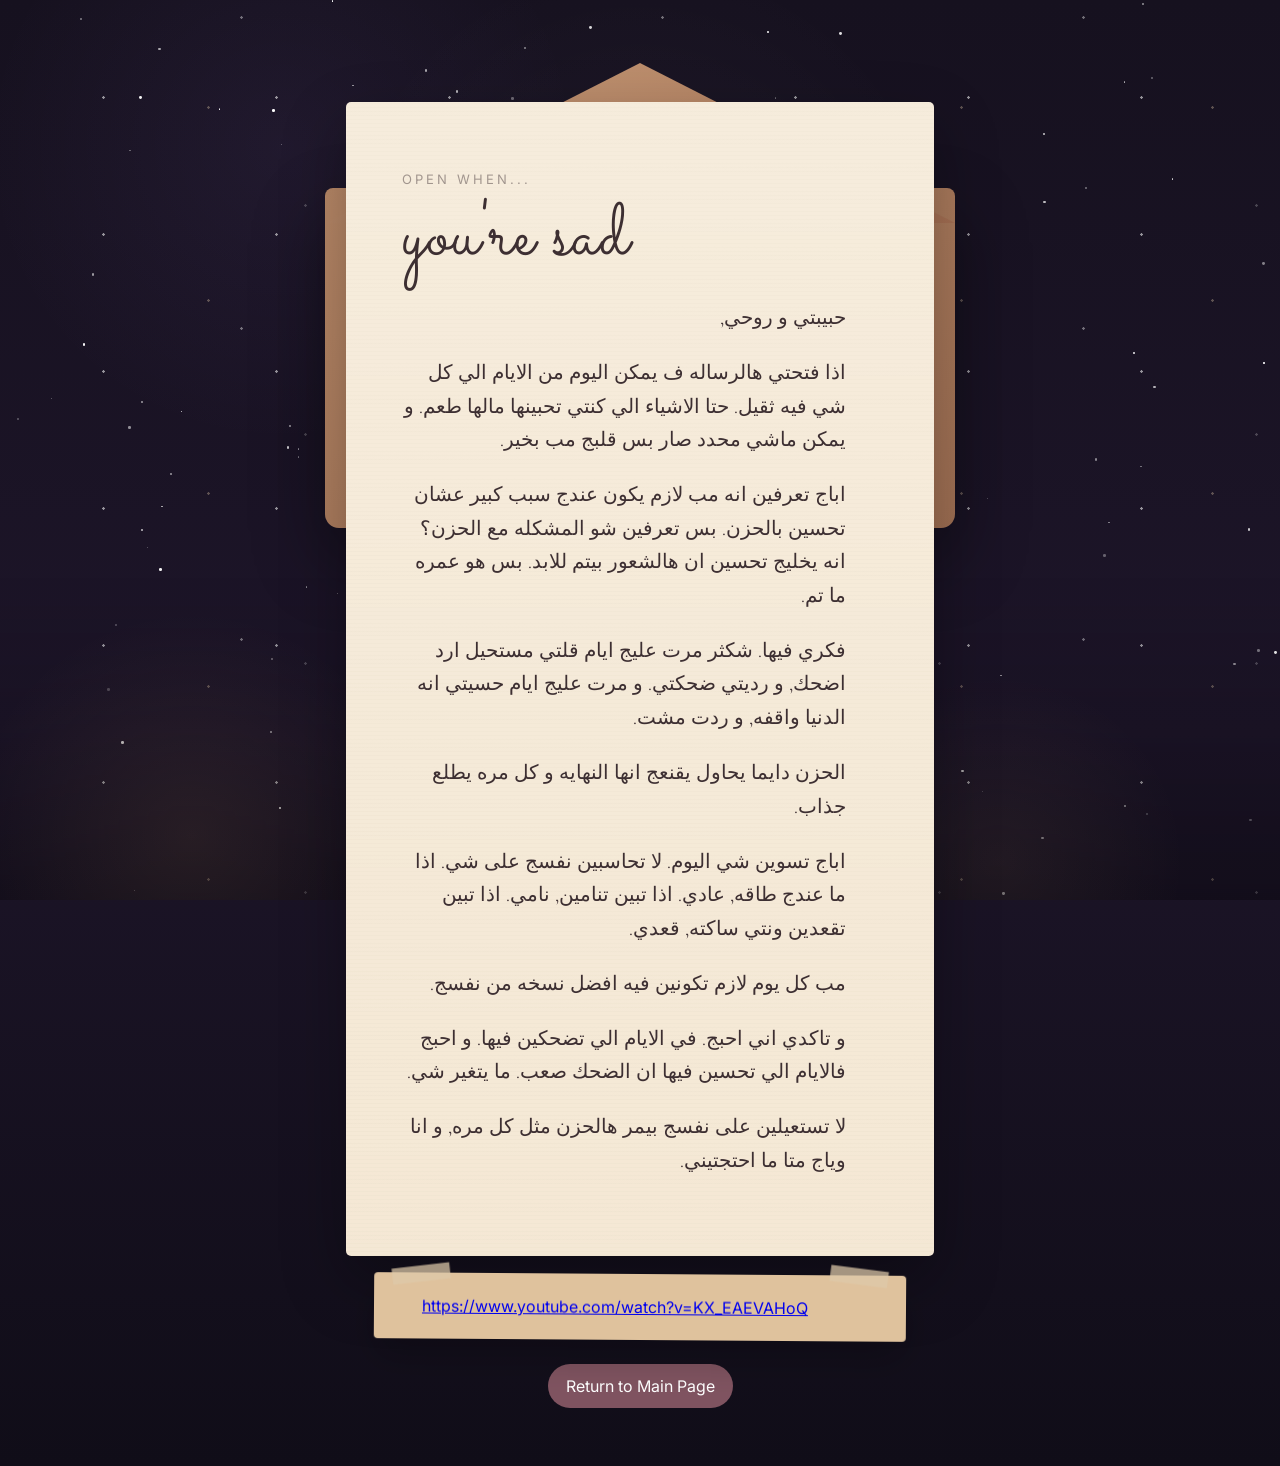
<file: sad.html>
<!DOCTYPE html>

<html lang="en">
<head>
<meta charset="utf-8"/>
<meta content="width=device-width, initial-scale=1.0" name="viewport"/>
<title>Open When You're Sad</title>
<link href="https://fonts.googleapis.com" rel="preconnect"/>
<link crossorigin="" href="https://fonts.gstatic.com" rel="preconnect"/>
<link href="https://fonts.googleapis.com/css2?family=Cormorant+Garamond:wght@400;600&amp;family=Inter:wght@300;400;500&amp;display=swap" rel="stylesheet"/>
<link href="style.css" rel="stylesheet"/>
</head>
<body class="letter-page">
<div id="stars"></div>
<main class="letter-shell"><section class="letter-stage"><div class="envelope-back"></div><article class="paper-letter">
<p class="openwhen" style="font-size:13px;letter-spacing:3px;opacity:.45;text-transform:uppercase;">OPEN WHEN...</p>
<h1 class="letter-title" style="text-transform:none;">you're sad</h1>
<div class="letter-body" dir="rtl" style="text-align:right;padding-right:2rem;">
<p>حبيبتي و روحي,</p>
<p>اذا فتحتي هالرساله ف يمكن اليوم من الايام الي كل شي فيه ثقيل. حتا الاشياء الي كنتي تحبينها مالها طعم. و يمكن ماشي محدد صار بس قلبج مب بخير.</p>
<p>اباج تعرفين انه مب لازم يكون عندج سبب كبير عشان تحسين بالحزن. بس تعرفين شو المشكله مع الحزن؟ انه يخليج تحسين ان هالشعور بيتم للابد. بس هو عمره ما تم.</p>
<p>فكري فيها. شكثر مرت عليج ايام قلتي مستحيل ارد اضحك, و رديتي ضحكتي. و مرت عليج ايام حسيتي انه الدنيا واقفه, و ردت مشت.</p>
<p>الحزن دايما يحاول يقنعج انها النهايه و كل مره يطلع جذاب.</p>
<p>اباج تسوين شي اليوم. لا تحاسبين نفسج على شي. اذا ما عندج طاقه, عادي. اذا تبين تنامين, نامي. اذا تبين تقعدين ونتي ساكته, قعدي.</p>
<p>مب كل يوم لازم تكونين فيه افضل نسخه من نفسج.</p>
<p>و تاكدي اني احبج. في الايام الي تضحكين فيها. و احبج فالايام الي تحسين فيها ان الضحك صعب. ما يتغير شي.</p>
<p>لا تستعيلين على نفسج بيمر هالحزن مثل كل مره, و انا وياج متا ما احتجتيني.</p>
</div>
</article><aside class="mission-strip">
<div class="tape tape-left"></div>
<div class="tape tape-right"></div>
<div class="activity-text" dir="rtl" style="text-align:right;line-height:2;">
<a href="https://www.youtube.com/watch?v=KX_EAEVAHoQ" target="_blank">
https://www.youtube.com/watch?v=KX_EAEVAHoQ
</a>
</div>
</aside><div class="letter-actions"><a class="primary-button" href="index.html">Return to Main Page</a></div></section></main>
<script src="script.js"></script>
</body>
</html>
</file>
<file: style.css>
@import url('https://fonts.googleapis.com/css2?family=Cormorant+Garamond:wght@500;600;700&family=Inter:wght@400;500;600&family=Sacramento&display=swap');

:root {
  --night: #15111f;
  --night-2: #21172f;
  --paper: #f3e5cf;
  --paper-2: #e8d4b8;
  --ink: #3d2f32;
  --cream: #fff7eb;
  --gold: #caa36b;
  --rose: #a96f7d;
  --muted: #b8a9be;
  --shadow: rgba(0, 0, 0, 0.34);
}

* {
  box-sizing: border-box;
}

html {
  min-height: 100%;
}

body {
  margin: 0;
  min-height: 100vh;
  font-family: "Inter", sans-serif;
}

button,
a {
  -webkit-tap-highlight-color: transparent;
}

.home-page,
.letter-page {
  color: var(--cream);
  background:
    radial-gradient(circle at 50% 18%, rgba(255,255,255,.035), transparent 23%),
    radial-gradient(circle at 22% 10%, rgba(183,143,255,.06), transparent 18%),
    linear-gradient(180deg, #16111f 0%, #1d1529 50%, #100d18 100%);
  overflow-x: hidden;
}

.home-page::before,
.letter-page::before {
  content: "";
  position: fixed;
  inset: 0;
  pointer-events: none;
  background-image:
    radial-gradient(circle, rgba(255,255,255,.95) 0 1px, transparent 1.5px),
    radial-gradient(circle, rgba(255,230,190,.5) 0 1px, transparent 1.5px);
  background-size: 96px 96px, 151px 151px;
  background-position: 0 0, 42px 21px;
  opacity: .55;
}

.home-page::after,
.letter-page::after {
  content: "";
  position: fixed;
  inset: auto 0 0;
  height: 36vh;
  pointer-events: none;
  background:
    radial-gradient(circle at 15% 80%, rgba(255,190,112,.08), transparent 20%),
    radial-gradient(circle at 78% 88%, rgba(255,198,126,.06), transparent 18%),
    linear-gradient(180deg, transparent, rgba(0,0,0,.28));
}

.home-shell {
  width: min(1080px, calc(100% - 28px));
  margin: 0 auto;
  padding: 58px 0 34px;
  position: relative;
  z-index: 1;
}

.hero {
  text-align: center;
  max-width: 720px;
  margin: 0 auto 34px;
}

.eyebrow {
  margin: 0 0 8px;
  color: #d5c7db;
  letter-spacing: .14em;
  text-transform: uppercase;
  font-size: .72rem;
}

.hero h1 {
  margin: 0;
  font-family: "Sacramento", cursive;
  font-weight: 400;
  font-size: clamp(4rem, 11vw, 7rem);
  line-height: .95;
  text-shadow: 0 10px 34px rgba(0,0,0,.36);
}

.hero-copy {
  margin: 10px 0 24px;
  color: #d3c7d6;
}

.hug-button {
  border: 1px solid rgba(255,255,255,.14);
  background: rgba(255,255,255,.07);
  color: white;
  min-width: 220px;
  padding: 14px 24px;
  border-radius: 999px;
  font: inherit;
  box-shadow: 0 12px 30px rgba(0,0,0,.2);
  cursor: pointer;
  transition: transform .2s ease, background .2s ease;
}

.hug-button:hover,
.hug-button:focus-visible {
  transform: translateY(-2px);
  background: rgba(255,255,255,.11);
}

.hug-button span,
.hug-button small {
  display: block;
}

.hug-button span {
  font-family: "Cormorant Garamond", serif;
  font-size: 1.25rem;
  font-weight: 700;
}

.hug-button small {
  color: #d5c9d9;
  margin-top: 2px;
}

.hug-result {
  min-height: 58px;
  margin-top: 14px;
  font-family: "Cormorant Garamond", serif;
  font-size: 1.15rem;
}

.hug-pop {
  display: inline-flex;
  align-items: center;
  gap: 10px;
  animation: pop .45s ease;
}

.hug-pop strong {
  font-size: 2rem;
}

@keyframes pop {
  0% { transform: scale(.55); opacity: 0; }
  70% { transform: scale(1.08); opacity: 1; }
  100% { transform: scale(1); }
}

.letters-grid {
  display: grid;
  grid-template-columns: repeat(4, minmax(0, 1fr));
  gap: 22px 18px;
}

.letter-card {
  position: relative;
  min-height: 165px;
  padding: 58px 18px 18px;
  text-decoration: none;
  color: #4a3437;
  background: linear-gradient(145deg, #f3e5cf, #e7d0b1);
  border: 1px solid rgba(255,255,255,.35);
  border-radius: 8px;
  box-shadow: 0 16px 34px rgba(0,0,0,.23);
  overflow: hidden;
  transition: transform .22s ease, box-shadow .22s ease;
}

.letter-card::before {
  content: "";
  position: absolute;
  left: 0;
  right: 0;
  top: 0;
  height: 58%;
  background: linear-gradient(160deg, #ead5b7, #f5ead8);
  clip-path: polygon(0 0, 100% 0, 50% 76%);
  border-bottom: 1px solid rgba(95,61,48,.12);
  transition: transform .25s ease;
  transform-origin: top center;
}

.letter-card::after {
  content: "";
  position: absolute;
  inset: auto 0 0;
  height: 52%;
  background:
    linear-gradient(30deg, transparent 49%, rgba(115,79,61,.10) 50%, transparent 51%),
    linear-gradient(150deg, transparent 49%, rgba(115,79,61,.10) 50%, transparent 51%);
  pointer-events: none;
}

.letter-card:hover,
.letter-card:focus-visible {
  transform: translateY(-5px);
  box-shadow: 0 22px 42px rgba(0,0,0,.28);
}

.letter-card:hover::before,
.letter-card:focus-visible::before {
  transform: rotateX(10deg) translateY(-2px);
}

.letter-icon {
  position: relative;
  z-index: 2;
  display: block;
  text-align: center;
  font-size: 1.9rem;
  margin-bottom: 14px;
}

.letter-card h2 {
  position: relative;
  z-index: 2;
  margin: 0;
  text-align: center;
  font-family: "Cormorant Garamond", serif;
  font-size: 1.22rem;
  line-height: 1.18;
}

footer {
  text-align: center;
  margin-top: 34px;
  color: #96899f;
  font-size: .78rem;
}

.letter-shell {
  width: min(860px, calc(100% - 24px));
  margin: 0 auto;
  padding: 28px 0 58px;
  position: relative;
  z-index: 1;
}

.letter-topbar {
  display: flex;
  justify-content: flex-start;
  align-items: center;
  margin-bottom: 28px;
}

.back-link {
  border: 1px solid rgba(255,255,255,.14);
  border-radius: 999px;
  padding: 10px 15px;
  color: inherit;
  background: rgba(255,255,255,.07);
  text-decoration: none;
  font: inherit;
  font-size: .88rem;
}

.letter-stage {
  position: relative;
  max-width: 700px;
  margin: 0 auto;
  padding-top: 74px;
}

.envelope-back {
  position: absolute;
  z-index: 1;
  left: 5%;
  right: 5%;
  top: 160px;
  height: 340px;
  border-radius: 8px 8px 14px 14px;
  background: linear-gradient(145deg, #b98968, #9f6f53);
  box-shadow: 0 30px 70px rgba(0,0,0,.35);
}

.envelope-back::before {
  content: "";
  position: absolute;
  left: 0;
  right: 0;
  top: -125px;
  height: 160px;
  background: linear-gradient(160deg, #c59a77, #a56f53);
  clip-path: polygon(0 100%, 50% 0, 100% 100%);
  filter: drop-shadow(0 -10px 18px rgba(0,0,0,.12));
}

.envelope-back::after {
  content: "";
  position: absolute;
  inset: 0;
  background:
    linear-gradient(35deg, transparent 49.5%, rgba(84,52,40,.18) 50%, transparent 50.5%),
    linear-gradient(145deg, transparent 49.5%, rgba(84,52,40,.18) 50%, transparent 50.5%);
  border-radius: inherit;
}

.paper-letter {
  position: relative;
  z-index: 3;
  margin: 0 auto;
  width: 84%;
  padding: clamp(30px, 6vw, 56px);
  border-radius: 5px;
  color: var(--ink);
  background:
    linear-gradient(rgba(255,255,255,.28), rgba(255,255,255,.12)),
    repeating-linear-gradient(0deg, rgba(100,70,45,.022) 0 1px, transparent 1px 4px),
    var(--paper);
  box-shadow: 0 26px 65px rgba(0,0,0,.30);
  animation: letterIn .7s ease both;
}

@keyframes letterIn {
  from { opacity: 0; transform: translateY(55px) scale(.97); }
  to { opacity: 1; transform: translateY(0) scale(1); }
}

.letter-kicker {
  text-transform: uppercase;
  letter-spacing: .16em;
  font-size: .68rem;
  opacity: .58;
  margin: 0 0 7px;
}

.paper-letter h1 {
  margin: 0 0 26px;
  font-family: "Sacramento", cursive;
  font-weight: 400;
  font-size: clamp(3rem, 9vw, 5rem);
  line-height: .95;
}

.letter-body {
  font-family: "Cormorant Garamond", serif;
  font-size: 1.22rem;
  line-height: 1.72;
}

.letter-body p {
  margin: 0 0 1.1em;
}

.audio-card {
  margin-top: 26px;
  padding: 18px;
  border: 1px solid rgba(120,83,65,.18);
  border-radius: 14px;
  background: rgba(255,255,255,.34);
}

.audio-label {
  margin: 0 0 10px;
  font-family: "Cormorant Garamond", serif;
  font-weight: 700;
}

.audio-button {
  width: 100%;
  display: flex;
  align-items: center;
  gap: 12px;
  border: 0;
  border-radius: 999px;
  padding: 12px 16px;
  background: #7f5360;
  color: white;
  font: inherit;
  cursor: pointer;
}

.audio-symbol {
  width: 32px;
  height: 32px;
  display: grid;
  place-items: center;
  border-radius: 50%;
  background: rgba(255,255,255,.16);
}

.audio-status {
  margin: 8px 3px 0;
  font-size: .8rem;
  opacity: .7;
}

.mission-strip {
  position: relative;
  z-index: 4;
  width: 76%;
  margin: 18px auto 0;
  padding: 17px 20px;
  display: flex;
  gap: 14px;
  border-radius: 4px;
  color: #443032;
  background: #dfc29d;
  box-shadow: 0 18px 38px rgba(0,0,0,.22);
  transform: rotate(.4deg);
}

.mission-strip::before,
.mission-strip::after {
  content: "";
  position: absolute;
  width: 58px;
  height: 16px;
  top: -7px;
  background: rgba(222,202,170,.72);
  transform: rotate(-7deg);
}

.mission-strip::before {
  left: 18px;
}

.mission-strip::after {
  right: 18px;
  transform: rotate(7deg);
}

.mission-pin {
  font-size: 1.15rem;
}

.mission-label {
  margin: 0 0 5px;
  font-family: "Cormorant Garamond", serif;
  font-weight: 700;
}

.mission-strip p:last-child {
  margin: 0;
  line-height: 1.55;
}

.letter-actions {
  display: flex;
  justify-content: center;
  gap: 12px;
  flex-wrap: wrap;
  margin-top: 24px;
}

.primary-button,
.secondary-button {
  border-radius: 999px;
  padding: 12px 18px;
  font: inherit;
  text-decoration: none;
  cursor: pointer;
}

.primary-button {
  border: 0;
  color: #fff;
  background: #7f5360;
}

.secondary-button {
  color: inherit;
  border: 1px solid rgba(255,255,255,.16);
  background: rgba(255,255,255,.07);
}

.letter-hug-result {
  min-height: 30px;
  text-align: center;
  font-family: "Cormorant Garamond", serif;
  font-size: 1.08rem;
}

@media (max-width: 820px) {
  .letters-grid {
    grid-template-columns: repeat(3, minmax(0, 1fr));
  }
}

@media (max-width: 620px) {
  .home-shell {
    padding-top: 42px;
  }

  .letters-grid {
    grid-template-columns: repeat(2, minmax(0, 1fr));
    gap: 14px 12px;
  }

  .letter-card {
    min-height: 148px;
    padding: 52px 14px 16px;
  }

  .letter-stage {
    padding-top: 62px;
  }

  .envelope-back {
    top: 145px;
    height: 300px;
  }

  .envelope-back::before {
    top: -105px;
    height: 135px;
  }

  .paper-letter {
    width: 90%;
    padding: 30px 24px;
  }

  .mission-strip {
    width: 84%;
  }
}

@media (max-width: 360px) {
  .letters-grid {
    grid-template-columns: 1fr;
  }
}


/* V2 requested adjustments */
.home-page::before,
.letter-page::before {
  background-image:
    radial-gradient(circle, rgba(255,255,255,.95) 0 1px, transparent 1.5px),
    radial-gradient(circle, rgba(255,230,190,.52) 0 1px, transparent 1.5px),
    radial-gradient(circle, rgba(255,255,255,.38) 0 1px, transparent 1.5px),
    radial-gradient(circle, rgba(255,255,255,.68) 0 1px, transparent 1.5px);
  background-size: 173px 137px, 251px 193px, 317px 229px, 421px 311px;
  background-position: 17px 29px, 83px 11px, 147px 91px, 31px 173px;
  opacity: .58;
}

.letter-card {
  min-height: 118px;
  aspect-ratio: 2 / 1;
  padding: 15px 16px 13px;
  display: flex;
  flex-direction: column;
  align-items: center;
  justify-content: center;
}

.letter-card::before {
  height: 48%;
  clip-path: polygon(0 0, 100% 0, 50% 82%);
}

.letter-card::after {
  display: none;
}

.card-open-when,
.card-description,
.letter-icon {
  position: relative;
  z-index: 2;
  display: block;
  text-align: center;
}

.card-open-when,
.card-description {
  font-family: "Inter", sans-serif;
  font-weight: 500;
  letter-spacing: .01em;
}

.card-open-when {
  font-size: .78rem;
  color: rgba(64,46,50,.76);
  margin-bottom: 3px;
}

.letter-icon {
  margin: 0 0 3px;
  font-size: 1.65rem;
  line-height: 1;
  filter: none;
}

.card-description {
  max-width: 95%;
  font-size: .96rem;
  line-height: 1.15;
  color: #49383b;
}

.letter-actions {
  justify-content: center;
}

.letter-actions .primary-button {
  display: inline-block;
}

@media (max-width: 620px) {
  .letter-card {
    min-height: 104px;
    padding: 12px 10px 10px;
  }

  .card-open-when {
    font-size: .7rem;
  }

  .letter-icon {
    font-size: 1.45rem;
  }

  .card-description {
    font-size: .83rem;
  }
}

/* Refined envelope and letter-page corrections */
.letter-card {
  min-height: 0;
  aspect-ratio: 2 / 1;
  padding: 0;
  background: #efefeb;
  border: 1px solid rgba(255, 255, 255, .42);
  border-radius: 7px;
  overflow: hidden;
}

.letter-card::before {
  display: block;
  height: 48%;
  background: #dfdfda;
  clip-path: polygon(0 0, 100% 0, 50% 88%);
  border-bottom: 1px solid rgba(70, 66, 64, .08);
}

.letter-card::after {
  display: none;
}

.card-open-when,
.card-description,
.letter-icon {
  position: absolute;
  left: 12px;
  right: 12px;
  z-index: 2;
  margin: 0;
  text-align: center;
}

.card-open-when {
  top: 8%;
  font-family: "Inter", sans-serif;
  font-size: .72rem;
  font-weight: 600;
  letter-spacing: .13em;
  line-height: 1;
  color: rgba(60, 57, 58, .72);
  text-transform: uppercase;
}

.letter-icon {
  top: 49%;
  transform: translateY(-50%);
  font-size: 1.65rem;
  line-height: 1;
  filter: none;
}

.letter-icon img.emoji {
  width: 1.55rem;
  height: 1.55rem;
  vertical-align: middle;
}

.card-description {
  bottom: 9%;
  max-width: none;
  font-family: "Inter", sans-serif;
  font-size: .94rem;
  font-weight: 500;
  line-height: 1.15;
  letter-spacing: 0;
  color: #454143;
}

/* Keep the mission as a normal rectangular banner with two tape pieces. */
.mission-strip {
  width: 76%;
  margin: 18px auto 0;
  padding: 17px 20px;
  overflow: visible;
  clip-path: none;
  border-radius: 4px;
  background: #dfc29d;
  transform: rotate(.4deg);
}

.mission-strip::before,
.mission-strip::after {
  display: block;
  content: "";
  position: absolute;
  width: 58px;
  height: 16px;
  top: -7px;
  background: rgba(222,202,170,.72);
  clip-path: none;
}

.mission-strip::before {
  left: 18px;
  transform: rotate(-7deg);
}

.mission-strip::after {
  right: 18px;
  transform: rotate(7deg);
}

.letter-actions {
  display: flex;
  justify-content: center;
  width: 100%;
}

@media (max-width: 620px) {
  .letter-card {
    min-height: 0;
    aspect-ratio: 2 / 1;
    padding: 0;
  }

  .card-open-when {
    top: 7%;
    font-size: .64rem;
  }

  .letter-icon {
    font-size: 1.4rem;
  }

  .letter-icon img.emoji {
    width: 1.35rem;
    height: 1.35rem;
  }

  .card-description {
    bottom: 8%;
    font-size: .79rem;
  }

  .mission-strip {
    width: 84%;
  }
}


/* Reference-match envelope corrections — final authoritative styles */
.letter-card {
  position: relative;
  min-height: 0;
  aspect-ratio: 2 / 1;
  padding: 0;
  overflow: hidden;
  border-radius: 7px;
  border: 1px solid rgba(255, 255, 255, .32);
  background: #ecece8;
  box-shadow: 0 13px 28px rgba(0, 0, 0, .22);
}

.letter-card::before {
  content: "";
  display: block;
  position: absolute;
  inset: 0 0 auto 0;
  height: 56%;
  transform: none;
  transform-origin: top center;
  clip-path: polygon(0 0, 100% 0, 50% 100%);
  background: #d8d8d3;
  border: 0;
  z-index: 1;
}

.letter-card::after {
  display: none !important;
}

.letter-card:hover::before,
.letter-card:focus-visible::before {
  transform: none;
}

.card-open-when,
.card-description,
.letter-icon {
  position: absolute;
  left: 12px;
  right: 12px;
  z-index: 2;
  margin: 0;
  text-align: center;
  font-family: "Inter", sans-serif;
  color: #272b31;
}

.letter-icon {
  top: 42%;
  transform: translateY(-50%);
  font-family: Arial, "Segoe UI Symbol", sans-serif;
  font-size: 1.8rem;
  font-weight: 400;
  line-height: 1;
  color: #ffffff;
  text-shadow: none;
  filter: none;
}

.card-open-when {
  top: 58%;
  font-size: .82rem;
  font-weight: 500;
  letter-spacing: .025em;
  line-height: 1;
  text-transform: uppercase;
}

.card-description {
  bottom: 10%;
  font-size: 1.18rem;
  font-weight: 700;
  line-height: 1.05;
  letter-spacing: .01em;
}

.music-toggle {
  position: fixed;
  z-index: 50;
  top: 16px;
  right: 16px;
  width: 34px;
  height: 34px;
  display: grid;
  place-items: center;
  padding: 0;
  border: 1px solid rgba(255, 255, 255, .18);
  border-radius: 50%;
  background: rgba(19, 15, 29, .68);
  color: rgba(255, 255, 255, .88);
  font-family: Georgia, serif;
  font-size: 1rem;
  line-height: 1;
  cursor: pointer;
  backdrop-filter: blur(8px);
  box-shadow: 0 8px 22px rgba(0, 0, 0, .18);
}

.music-toggle:hover,
.music-toggle:focus-visible {
  background: rgba(255, 255, 255, .12);
}

@media (max-width: 620px) {
  .letter-icon {
    top: 41%;
    font-size: 1.5rem;
  }

  .card-open-when {
    top: 57%;
    font-size: .66rem;
  }

  .card-description {
    bottom: 9%;
    font-size: .9rem;
  }

  .music-toggle {
    top: 12px;
    right: 12px;
    width: 32px;
    height: 32px;
  }
}


/* Tan envelope + uppercase correction */
.letter-card {
  background: linear-gradient(135deg, #eee2cf 0%, #e5d5be 100%) !important;
}

.letter-card::before {
  background: linear-gradient(135deg, #e8dbc7 0%, #d8c4a8 100%) !important;
}

.card-open-when,
.card-description {
  text-transform: uppercase !important;
}

.letter-icon {
  font-family: "Apple Color Emoji", "Segoe UI Emoji", "Noto Color Emoji", sans-serif !important;
  color: initial !important;
  text-shadow: none !important;
  filter: none !important;
}
</file>
